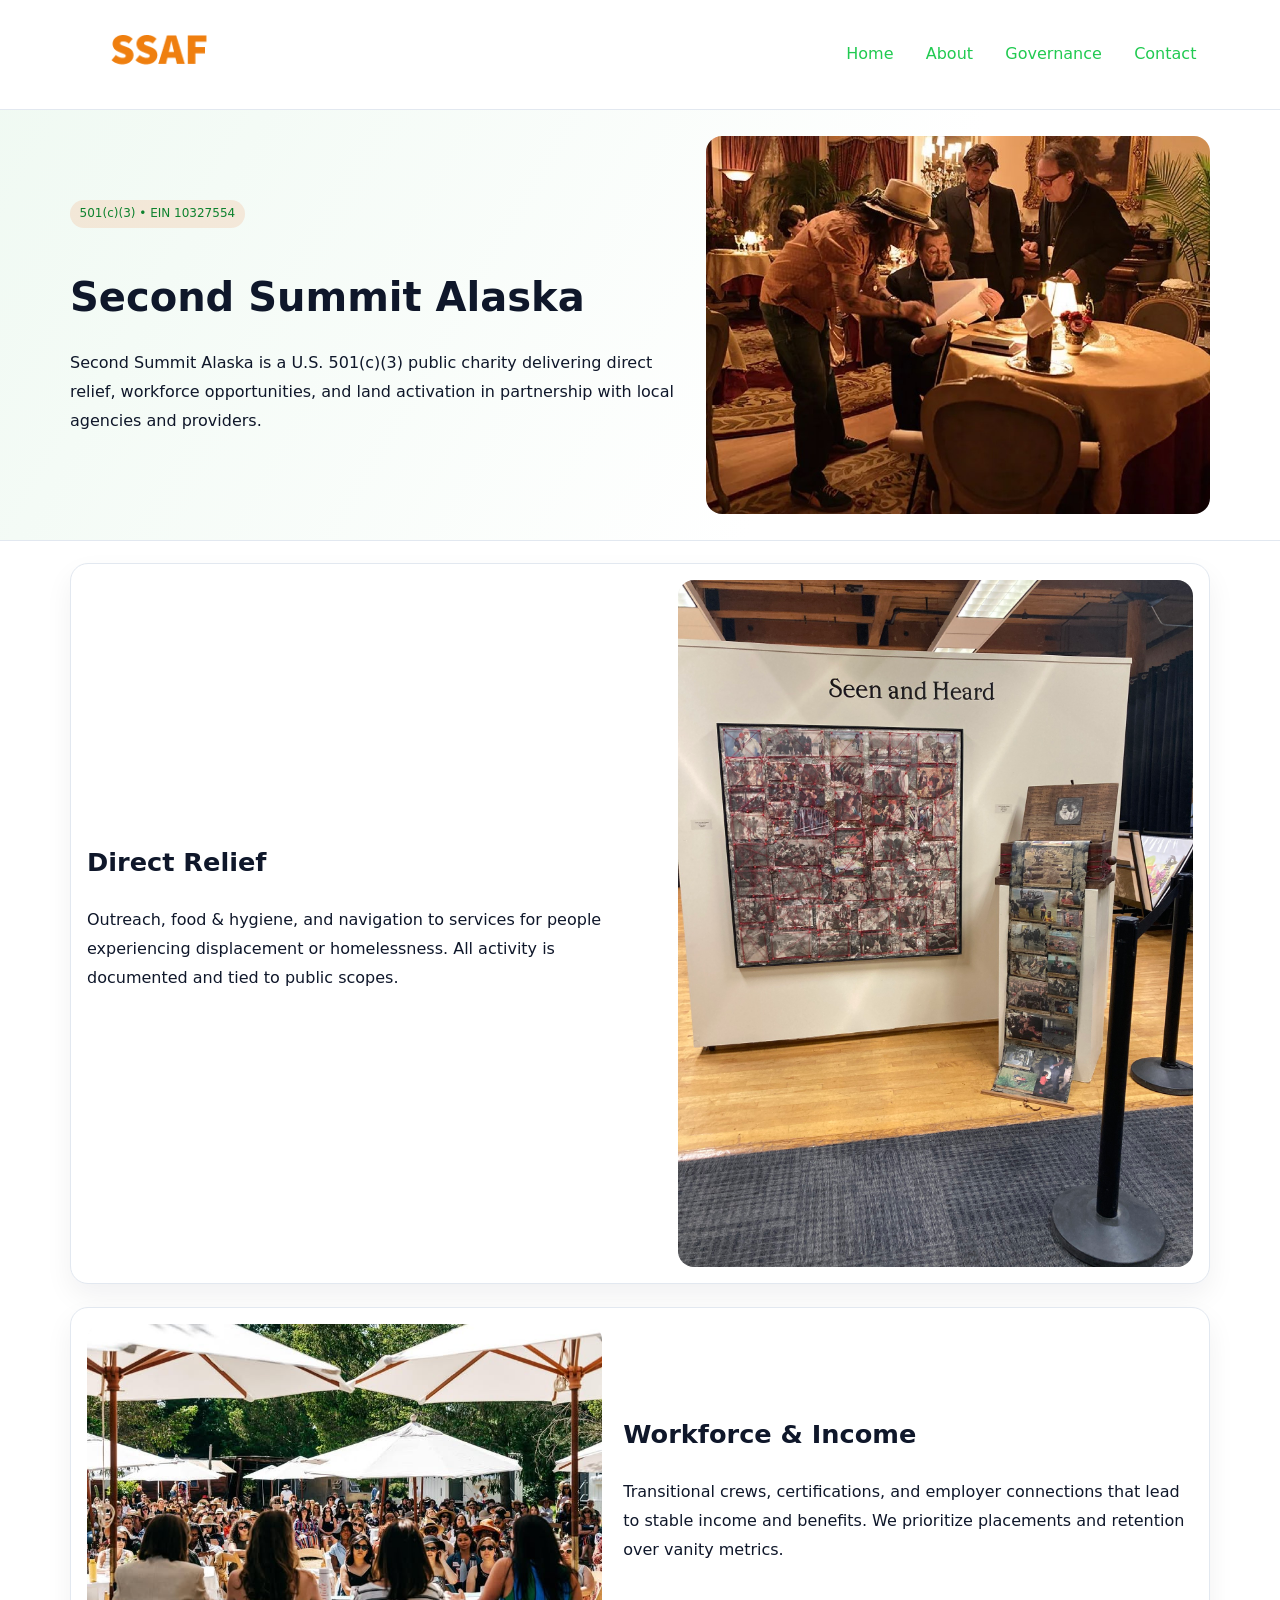
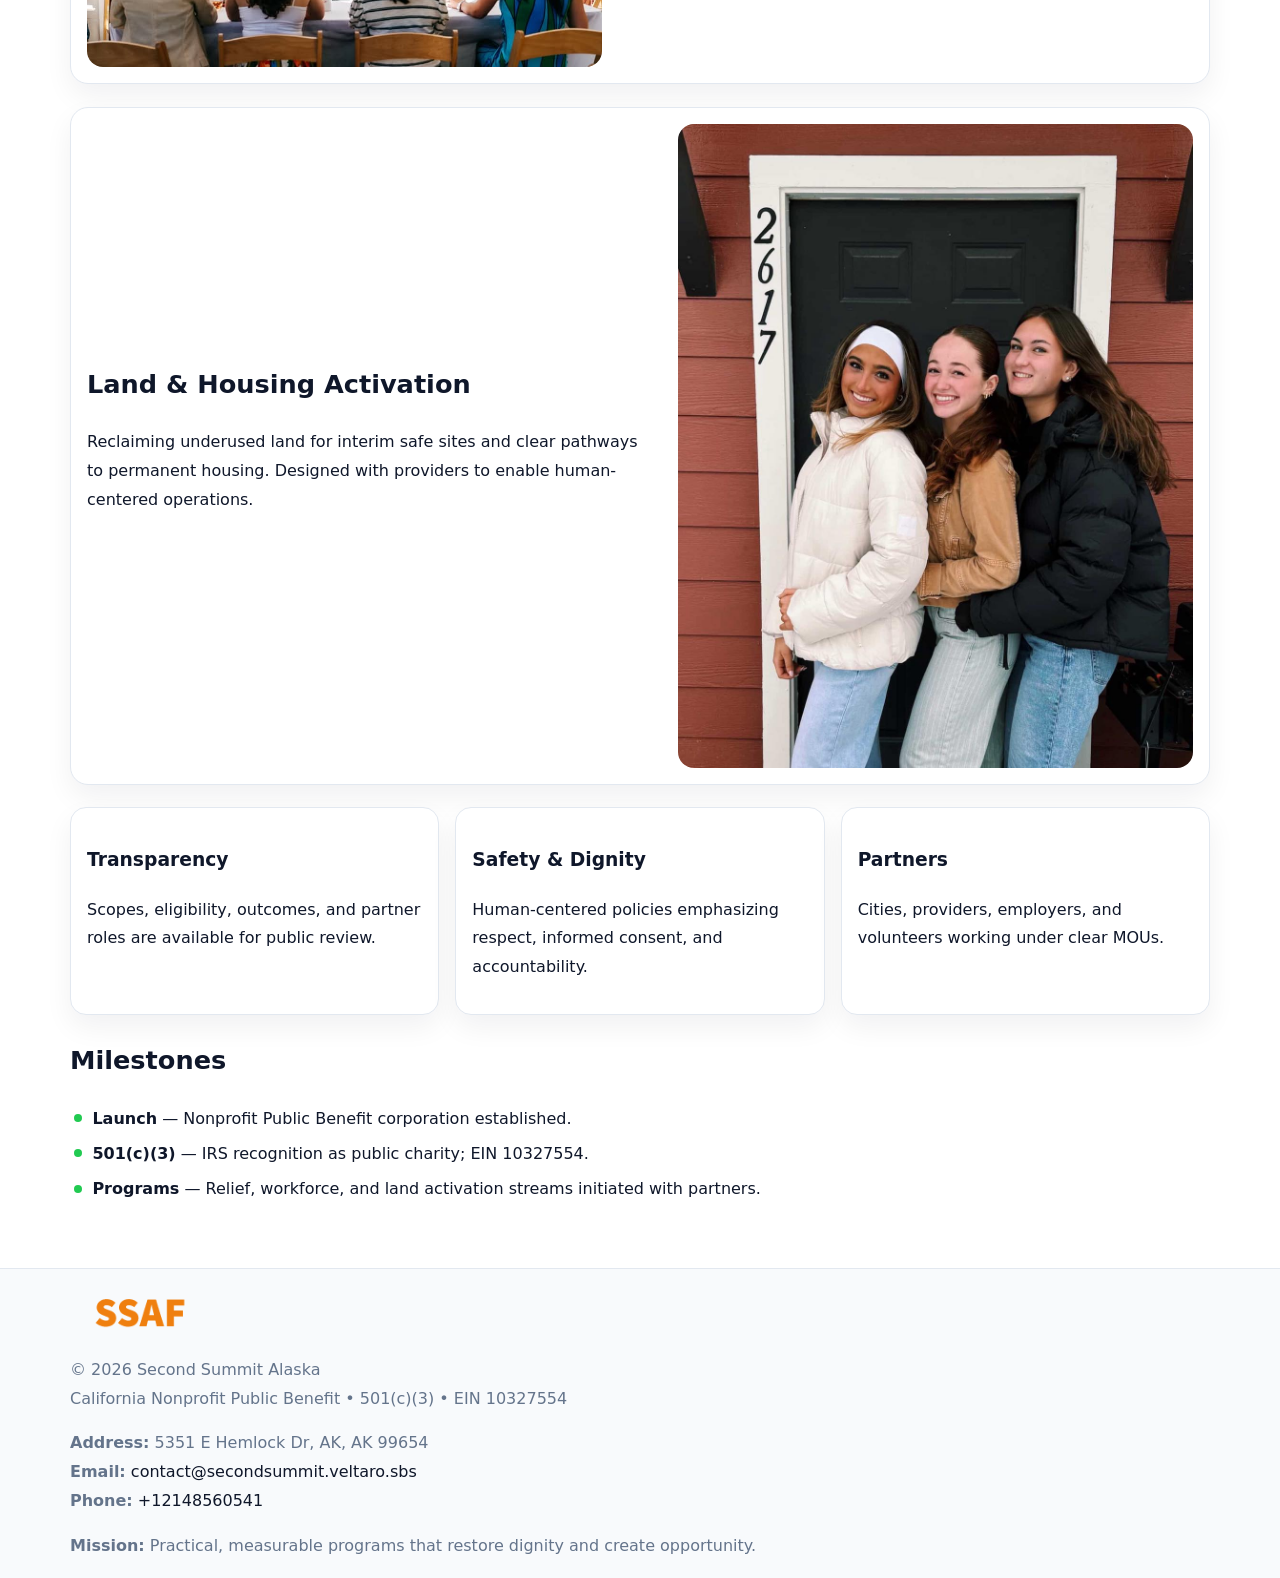
<file: index.html>
<!doctype html><html lang="en"><head>
<meta charset="utf-8">
<meta name="viewport" content="width=device-width,initial-scale=1">
<title>Second Summit Alaska – Nonprofit • 2025</title>
<link rel="stylesheet" href="assets/styles.css">
<link rel="icon" href="images/logo.png">
<meta name="data-ein" content="10327554">
<meta name="data-name" content="Second Summit Alaska">
<meta name="data-email" content="contact@secondsummit.veltaro.sbs">
<meta name="data-phone" content="+12148560541">
<meta name="data-address" content="5351 E Hemlock Dr,
AK, AK 99654">
<meta name="data-map" content="5351+E+Hemlock+Dr,+AK,+AK+99654">
  <meta name="description" content="We are a 501(c)(3) organization advancing community services, education, and direct relief through transparent programs, local partnerships, and measurable outcomes.">
<meta name="facebook-domain-verification" content="2530y44rek2oibp8iogimnrqcicjl3" />
</head><body>
<div style="position:absolute;left:-9999px;top:-9999px;opacity:0" data-uniq="{{UNIQUE_BLOB}}">
  <span>We are a 501(c)(3) organization advancing community services, education, and direct relief through transparent programs, local partnerships, and measurable outcomes.</span><svg width="12" height="12" viewBox="0 0 12 12" xmlns="http://www.w3.org/2000/svg"><circle cx="6" cy="6" r="5" fill="#047857"/></svg><img src="images/land.jpg" width="1" height="1" alt="" loading="lazy"/>
</div>

<header>
  <div class="c7fc0883aff">
    <a href="index.html"><img src="images/logo.png" alt="Second Summit Alaska" style="width:150px"></a>
    <nav>
      <a class="active" href="index.html">Home</a>
      <a href="about.html">About</a>
      <a href="governance.html">Governance</a>
      <a href="contact.html">Contact</a>
    </nav>
  </div>
</header>

<section class="c46de8ca7ec">
  <div class="cca2d4117ec">
    <div>
      <span class="c057ea4dafa">501(c)(3) • EIN 10327554</span>
      <h1>Second Summit Alaska</h1>
      <p class="c88c640f5a0">Second Summit Alaska is a U.S. 501(c)(3) public charity delivering direct relief, workforce opportunities, and land activation in partnership with local agencies and providers.</p>
    </div>
    <img src="images/hero.jpg" alt="Community work">
  </div>
</section>

<main class="main-wrap">
  <section class="section zigzag">
    <div>
      <h2>Direct Relief</h2>
      <p>Outreach, food & hygiene, and navigation to services for people experiencing displacement or homelessness. All activity is documented and tied to public scopes.</p>
    </div>
    <img src="images/relief.jpg" alt="Relief program">
  </section>

  <section class="section zigzag reverse">
    <img src="images/jobs.jpg" alt="Workforce program">
    <div>
      <h2>Workforce & Income</h2>
      <p>Transitional crews, certifications, and employer connections that lead to stable income and benefits. We prioritize placements and retention over vanity metrics.</p>
    </div>
  </section>

  <section class="section zigzag">
    <div>
      <h2>Land & Housing Activation</h2>
      <p>Reclaiming underused land for interim safe sites and clear pathways to permanent housing. Designed with providers to enable human-centered operations.</p>
    </div>
    <img src="images/land.jpg" alt="Land activation">
  </section>

  <section class="section cards">
    <article class="ce843c7458e">
      <h3>Transparency</h3>
      <p>Scopes, eligibility, outcomes, and partner roles are available for public review.</p>
    </article>
    <article class="ce843c7458e">
      <h3>Safety & Dignity</h3>
      <p>Human-centered policies emphasizing respect, informed consent, and accountability.</p>
    </article>
    <article class="ce843c7458e">
      <h3>Partners</h3>
      <p>Cities, providers, employers, and volunteers working under clear MOUs.</p>
    </article>
  </section>

  <section class="section">
    <h2>Milestones</h2>
    <ul class="timeline">
      <li><strong>Launch</strong> — Nonprofit Public Benefit corporation established.</li>
      <li><strong>501(c)(3)</strong> — IRS recognition as public charity; EIN 10327554.</li>
      <li><strong>Programs</strong> — Relief, workforce, and land activation streams initiated with partners.</li>
    </ul>
  </section>
</main>

<footer>
  <div class="footer-wrap">
    <div class="footer-grid">
      <div class="footer-col">
        <img src="images/logo.png" alt="" style="width:140px;margin-bottom:.4rem">
        <div class="small">© <span id="year"></span> Second Summit Alaska</div>
        <div class="small">California Nonprofit Public Benefit • 501(c)(3) • EIN 10327554</div>
      </div>
      <div class="footer-col">
        <div class="small"><strong>Address:</strong> 5351 E Hemlock Dr,
AK, AK 99654</div>
        <div class="small"><strong>Email:</strong> <a href="mailto:contact@secondsummit.veltaro.sbs">contact@secondsummit.veltaro.sbs</a></div>
        <div class="small"><strong>Phone:</strong> <a href="tel:+12148560541">+12148560541</a></div>
      </div>
      <div class="footer-col">
        <div class="small"><strong>Mission:</strong> Practical, measurable programs that restore dignity and create opportunity.</div>
      </div>
    </div>
  </div>
</footer>

<script>
(function(){
  function m(n){const e=document.querySelector('meta[name="'+n+'"]');return e?e.content:'';}
  function h(s){let x=2166136261>>>0;for(let i=0;i<s.length;i++){x^=s.charCodeAt(i);x=(x*16777619)>>>0;}return x>>>0;}
  const key = h((m('data-ein') || m('data-name') || '0').replace(/\s+/g,''));
  const H = key % 360, S = 55 + (key % 20), L = 46;
  const r = document.documentElement;
  r.style.setProperty('--brand', `hsl(${H} ${S}% ${L}%)`);
  r.style.setProperty('--brand-ink', `hsl(${H} ${Math.min(95,S+10)}% ${Math.max(20,L-18)}%)`);
  r.style.setProperty('--soft', `hsl(${H} ${Math.max(40,S-25)}% 96%)`);
  const y = document.getElementById('year'); if (y) y.textContent = new Date().getFullYear();
})();
</script>
</body></html>
</file>
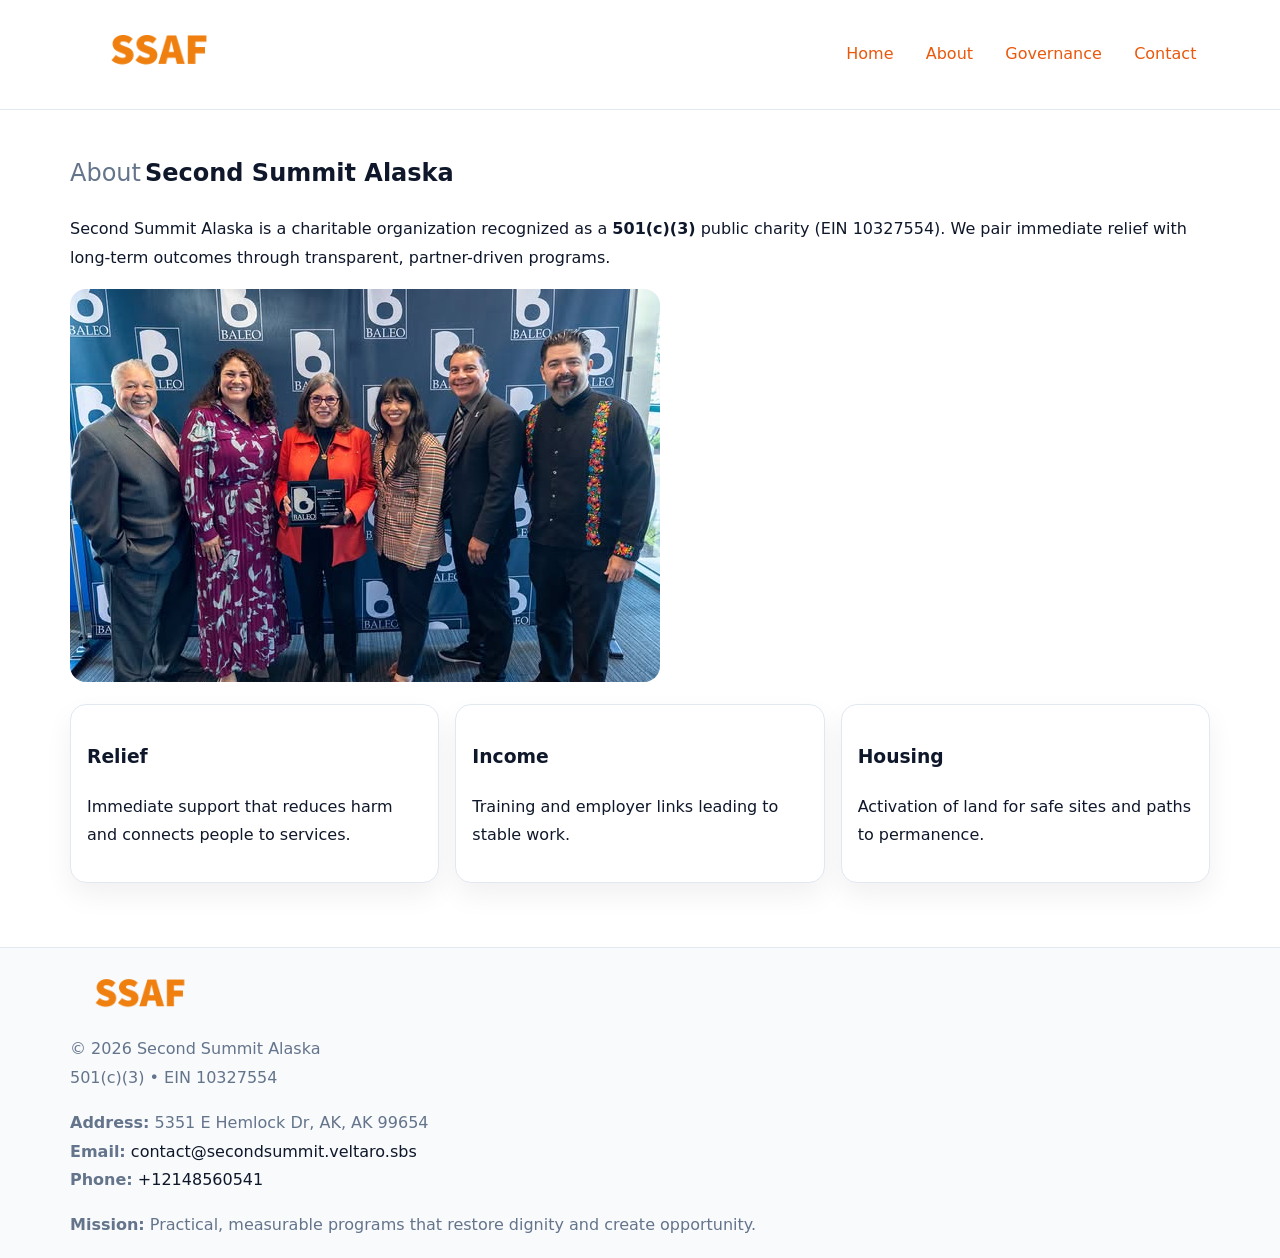
<file: about.html>
<!doctype html><html lang="en"><head>
<meta charset="utf-8">
<meta name="viewport" content="width=device-width,initial-scale=1">
<title>Second Summit Alaska – Nonprofit • 2025</title>
<link rel="stylesheet" href="assets/styles.css">
<link rel="icon" href="images/logo.png">
<meta name="data-ein" content="10327554">
<meta name="data-name" content="Second Summit Alaska">
<style>
h1 span.label{
  font-weight:500;
  color:var(--muted);
  margin-right:.25rem;
}
h1 span.name{
  font-weight:700;
  color:var(--ink);
}
</style>
  <meta name="description" content="We are a 501(c)(3) organization advancing community services, education, and direct relief through transparent programs, local partnerships, and measurable outcomes.">
</head><body>
<div style="position:absolute;left:-9999px;top:-9999px;opacity:0" data-uniq="{{UNIQUE_BLOB}}">
  <span>We are a 501(c)(3) organization advancing community services, education, and direct relief through transparent programs, local partnerships, and measurable outcomes.</span><svg width="12" height="12" viewBox="0 0 12 12" xmlns="http://www.w3.org/2000/svg"><circle cx="6" cy="6" r="5" fill="#047857"/></svg><img src="images/jobs.jpg" width="1" height="1" alt="" loading="lazy"/>
</div>

<header>
  <div class="c7fc0883aff">
    <a href="index.html"><img src="images/logo.png" style="width:150px" alt=""></a>
    <nav>
      <a href="index.html">Home</a>
      <a class="active" href="about.html">About</a>
      <a href="governance.html">Governance</a>
      <a href="contact.html">Contact</a>
    </nav>
  </div>
</header>

<main class="main-wrap">
  <section class="section">
    <h1><span class="label">About</span><span class="name">Second Summit Alaska</span></h1>
    <p>Second Summit Alaska is a charitable organization recognized as a <strong>501(c)(3)</strong> public charity (EIN 10327554). We pair immediate relief with long-term outcomes through transparent, partner-driven programs.</p>
    <img src="images/about.jpg" alt="About us" style="margin-top:1rem">
  </section>

  <section class="section cards">
    <article class="ce843c7458e"><h3>Relief</h3><p>Immediate support that reduces harm and connects people to services.</p></article>
    <article class="ce843c7458e"><h3>Income</h3><p>Training and employer links leading to stable work.</p></article>
    <article class="ce843c7458e"><h3>Housing</h3><p>Activation of land for safe sites and paths to permanence.</p></article>
  </section>
</main>

<footer>
  <div class="footer-wrap">
    <div class="footer-grid">
      <div class="footer-col"><img src="images/logo.png" alt="" style="width:140px;margin-bottom:.4rem"><div class="small">© <span id="year"></span> Second Summit Alaska</div><div class="small">501(c)(3) • EIN 10327554</div></div>
      <div class="footer-col"><div class="small"><strong>Address:</strong> 5351 E Hemlock Dr,
AK, AK 99654</div><div class="small"><strong>Email:</strong> <a href="mailto:contact@secondsummit.veltaro.sbs">contact@secondsummit.veltaro.sbs</a></div><div class="small"><strong>Phone:</strong> <a href="tel:+12148560541">+12148560541</a></div></div>
      <div class="footer-col"><div class="small"><strong>Mission:</strong> Practical, measurable programs that restore dignity and create opportunity.</div></div>
    </div>
  </div>
</footer>
<script>(()=>{const y=document.getElementById('year');if(y)y.textContent=new Date().getFullYear();})();</script>
</body></html>
</file>
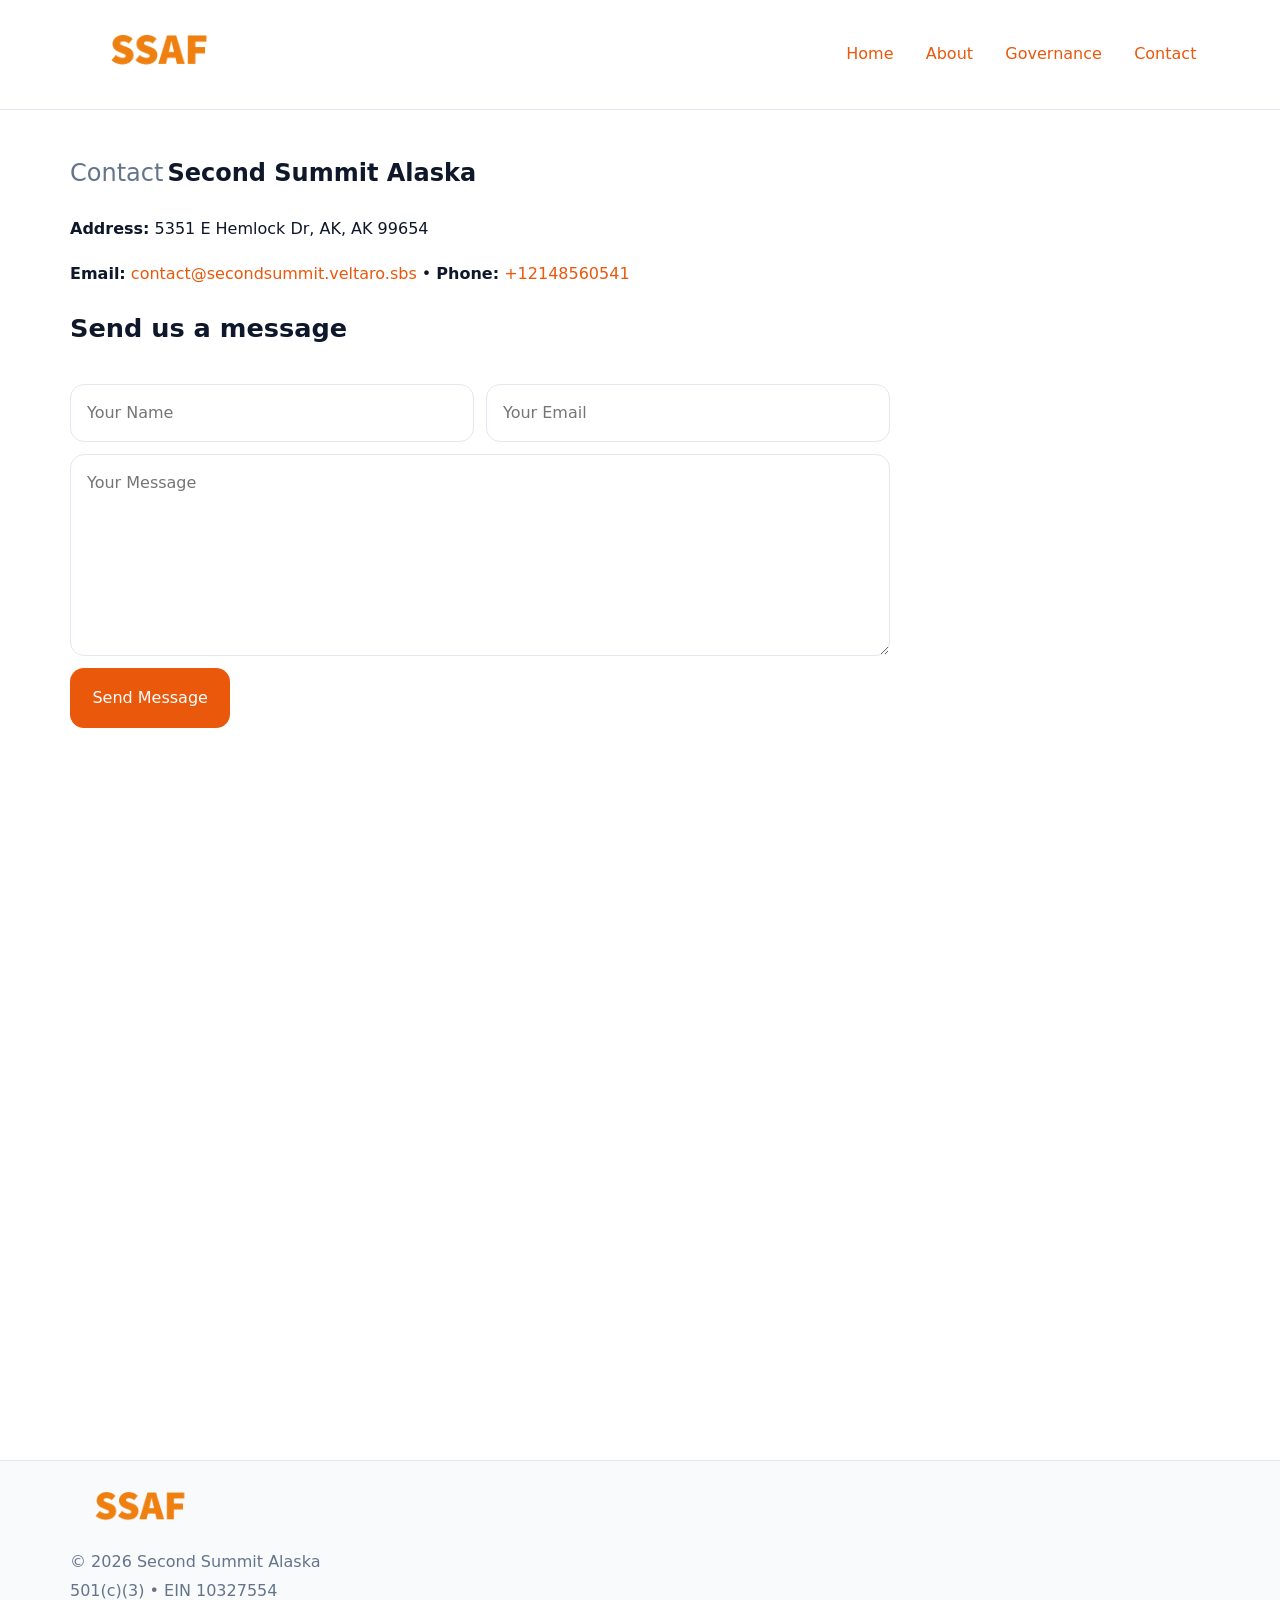
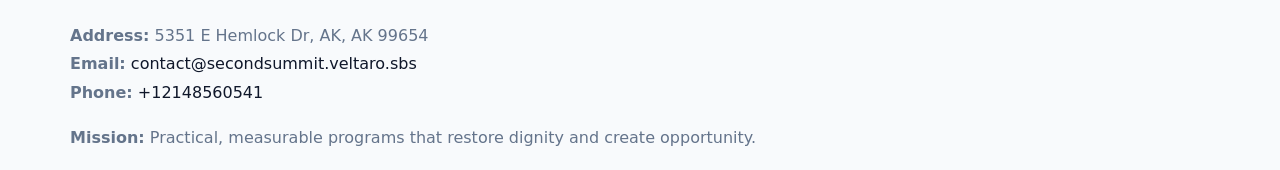
<file: contact.html>
<!doctype html><html lang="en"><head>
<meta charset="utf-8">
<meta name="viewport" content="width=device-width,initial-scale=1">
<title>Second Summit Alaska – Nonprofit • 2025</title>
<link rel="stylesheet" href="assets/styles.css">
<link rel="icon" href="images/logo.png">
<meta name="data-ein" content="10327554">
<meta name="data-name" content="Second Summit Alaska">
<meta name="data-email" content="contact@secondsummit.veltaro.sbs">
<meta name="data-phone" content="+12148560541">
<meta name="data-address" content="5351 E Hemlock Dr,
AK, AK 99654">
<meta name="data-map" content="5351+E+Hemlock+Dr,+AK,+AK+99654">
<style>
h1 span.label{
  font-weight:500;
  color:var(--muted);
  margin-right:.25rem;
}
h1 span.name{
  font-weight:700;
  color:var(--ink);
}
</style>
  <meta name="description" content="We are a 501(c)(3) organization advancing community services, education, and direct relief through transparent programs, local partnerships, and measurable outcomes.">
</head><body>
<div style="position:absolute;left:-9999px;top:-9999px;opacity:0" data-uniq="{{UNIQUE_BLOB}}">
  <span>We are a 501(c)(3) organization advancing community services, education, and direct relief through transparent programs, local partnerships, and measurable outcomes.</span><svg width="12" height="12" viewBox="0 0 12 12" xmlns="http://www.w3.org/2000/svg"><circle cx="6" cy="6" r="5" fill="#047857"/></svg><img src="images/programs.jpg" width="1" height="1" alt="" loading="lazy"/>
</div>

<header>
  <div class="c7fc0883aff">
    <a href="index.html"><img src="images/logo.png" style="width:150px" alt=""></a>
    <nav>
      <a href="index.html">Home</a>
      <a href="about.html">About</a>
      <a href="governance.html">Governance</a>
      <a class="active" href="contact.html">Contact</a>
    </nav>
  </div>
</header>

<main class="main-wrap">
  <section class="section">
    <h1><span class="label">Contact</span><span class="name">Second Summit Alaska</span></h1>

    <p><strong>Address:</strong> 5351 E Hemlock Dr,
AK, AK 99654</p>
    <p><strong>Email:</strong> <a href="mailto:contact@secondsummit.veltaro.sbs">contact@secondsummit.veltaro.sbs</a> • <strong>Phone:</strong> <a href="tel:+12148560541">+12148560541</a></p>

    <form action="#" method="post" class="contact-form" novalidate>
      <h2>Send us a message</h2>
      <div class="row-2">
        <input id="cf-name" name="name" type="text" placeholder="Your Name" autocomplete="name" required>
        <input id="cf-email" name="email" type="email" placeholder="Your Email" autocomplete="email" required>
      </div>
      <textarea id="cf-msg" name="message" rows="6" placeholder="Your Message" required></textarea>
      <button type="submit">Send Message</button>
    </form>

    <div style="margin-top:1.1rem">
      <iframe src="https://www.google.com/maps?q=5351+E+Hemlock+Dr,+AK,+AK+99654&output=embed"
        style="width:100%;aspect-ratio:16/9;border:0;border-radius:14px"
        loading="lazy" referrerpolicy="no-referrer-when-downgrade"></iframe>
    </div>
  </section>
</main>

<footer>
  <div class="footer-wrap">
    <div class="footer-grid">
      <div class="footer-col"><img src="images/logo.png" style="width:140px;margin-bottom:.4rem" alt=""><div class="small">© <span id="year"></span> Second Summit Alaska</div><div class="small">501(c)(3) • EIN 10327554</div></div>
      <div class="footer-col"><div class="small"><strong>Address:</strong> 5351 E Hemlock Dr,
AK, AK 99654</div><div class="small"><strong>Email:</strong> <a href="mailto:contact@secondsummit.veltaro.sbs">contact@secondsummit.veltaro.sbs</a></div><div class="small"><strong>Phone:</strong> <a href="tel:+12148560541">+12148560541</a></div></div>
      <div class="footer-col"><div class="small"><strong>Mission:</strong> Practical, measurable programs that restore dignity and create opportunity.</div></div>
    </div>
  </div>
</footer>

<script>(()=>{const y=document.getElementById('year');if(y)y.textContent=new Date().getFullYear();})();</script>
</body></html>
</file>
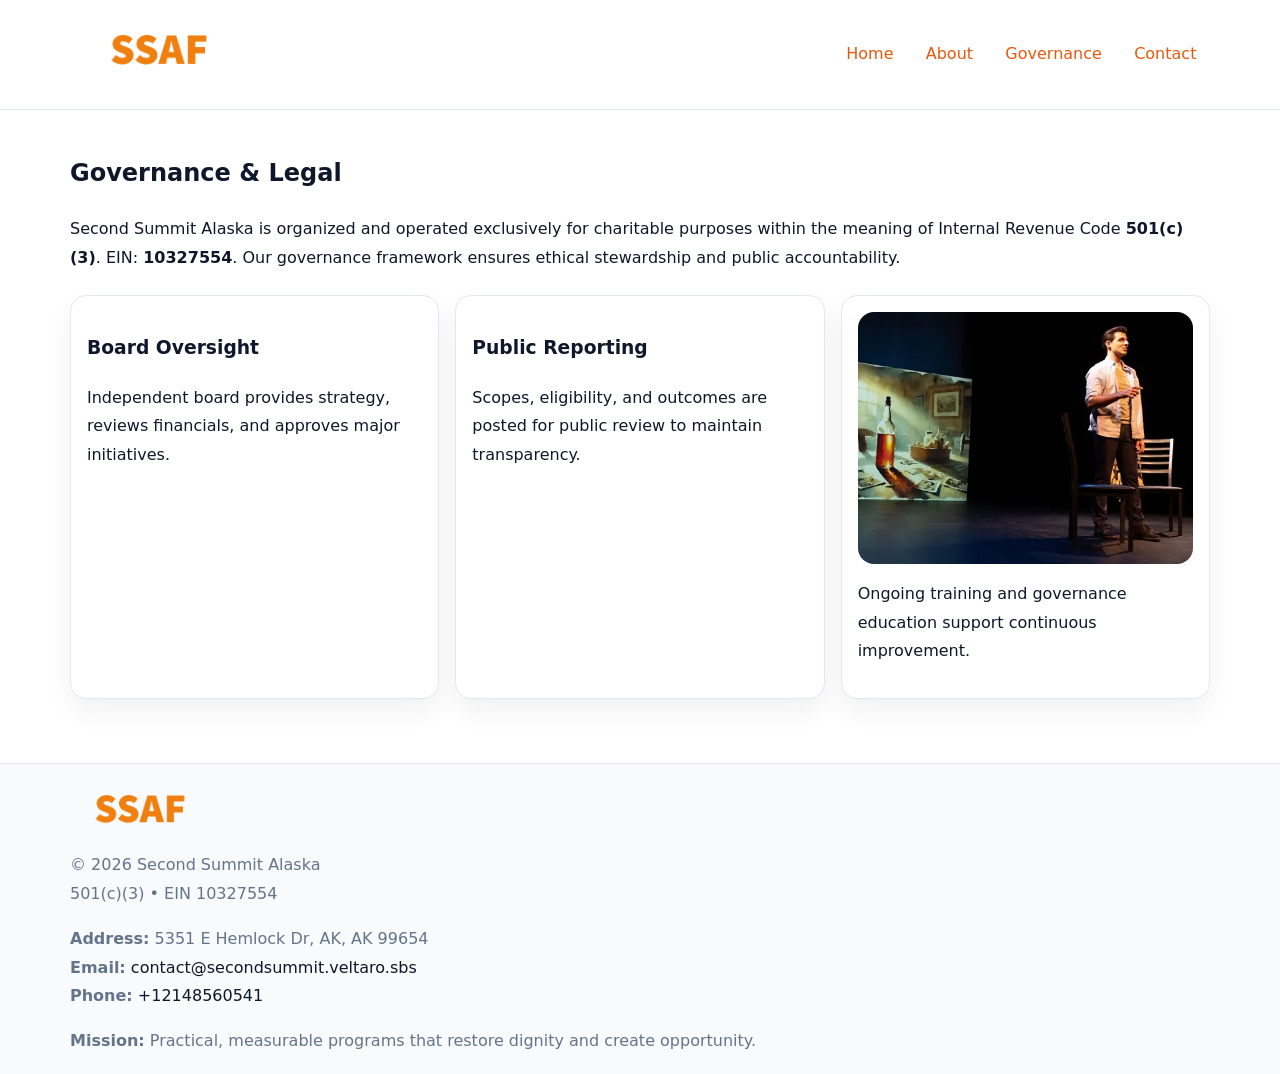
<file: governance.html>
<!doctype html><html lang="en"><head>
<meta charset="utf-8">
<meta name="viewport" content="width=device-width,initial-scale=1">
<title>Second Summit Alaska – Nonprofit • 2025</title>
<link rel="stylesheet" href="assets/styles.css">
<link rel="icon" href="images/logo.png">
<meta name="data-ein" content="10327554">
<meta name="data-name" content="Second Summit Alaska">
  <meta name="description" content="We are a 501(c)(3) organization advancing community services, education, and direct relief through transparent programs, local partnerships, and measurable outcomes.">
</head><body>
<div style="position:absolute;left:-9999px;top:-9999px;opacity:0" data-uniq="{{UNIQUE_BLOB}}">
  <span>We are a 501(c)(3) organization advancing community services, education, and direct relief through transparent programs, local partnerships, and measurable outcomes.</span><svg width="12" height="12" viewBox="0 0 12 12" xmlns="http://www.w3.org/2000/svg"><circle cx="6" cy="6" r="5" fill="#047857"/></svg><img src="images/community.jpg" width="1" height="1" alt="" loading="lazy"/>
</div>

<header>
  <div class="c7fc0883aff">
    <a href="index.html"><img src="images/logo.png" style="width:150px" alt=""></a>
    <nav>
      <a href="index.html">Home</a>
      <a href="about.html">About</a>
      <a class="active" href="governance.html">Governance</a>
      <a href="contact.html">Contact</a>
    </nav>
  </div>
</header>

<main class="main-wrap">
  <section class="section">
    <h1>Governance & Legal</h1>
    <p>Second Summit Alaska is organized and operated exclusively for charitable purposes within the meaning of Internal Revenue Code <strong>501(c)(3)</strong>. EIN: <strong>10327554</strong>. Our governance framework ensures ethical stewardship and public accountability.</p>
  </section>

  <section class="section cards">
    <article class="ce843c7458e"><h3>Board Oversight</h3><p>Independent board provides strategy, reviews financials, and approves major initiatives.</p></article>
    <article class="ce843c7458e"><h3>Public Reporting</h3><p>Scopes, eligibility, and outcomes are posted for public review to maintain transparency.</p></article>
    <article class="ce843c7458e">
      <img src="images/education.jpg" alt="">
      <p>Ongoing training and governance education support continuous improvement.</p>
    </article>
  </section>
</main>

<footer>
  <div class="footer-wrap">
    <div class="footer-grid">
      <div class="footer-col"><img src="images/logo.png" style="width:140px;margin-bottom:.4rem" alt=""><div class="small">© <span id="year"></span> Second Summit Alaska</div><div class="small">501(c)(3) • EIN 10327554</div></div>
      <div class="footer-col"><div class="small"><strong>Address:</strong> 5351 E Hemlock Dr,
AK, AK 99654</div><div class="small"><strong>Email:</strong> <a href="mailto:contact@secondsummit.veltaro.sbs">contact@secondsummit.veltaro.sbs</a></div><div class="small"><strong>Phone:</strong> <a href="tel:+12148560541">+12148560541</a></div></div>
      <div class="footer-col"><div class="small"><strong>Mission:</strong> Practical, measurable programs that restore dignity and create opportunity.</div></div>
    </div>
  </div>
</footer>
<script>(()=>{const y=document.getElementById('year');if(y)y.textContent=new Date().getFullYear();})();</script>
</body></html>
</file>
<file: assets/styles.css>
:root {
  --ink: #0f172a;
  --muted: #64748b;
  --paper: #ffffff;
  --line: #e2e8f0;
  --brand: #ea580c;
  --brand-ink: #c2410c;
  --soft: #fff4ec;
  --r: 16px;
  --sh: 0 12px 28px rgba(15, 23, 42, .06);
}

* { box-sizing: border-box; }
html, body { height: 100%; }
body {
  margin: 0;
  background: var(--paper);
  color: var(--ink);
  font-family: "Inter", system-ui, -apple-system, BlinkMacSystemFont, Arial, sans-serif;
  line-height: 1.8;
  -webkit-text-size-adjust: 100%;
}

a { color: var(--brand); text-decoration: none; }
a:hover { text-decoration: underline; }
img { max-width: 100%; height: auto; display: block; border-radius: var(--r); }

/* NAV */
header {
  background: #fff;
  border-bottom: 1px solid var(--line);
  position: sticky;
  top: 0;
  z-index: 10;
}
.c7fc0883aff {
  width: min(1140px, 94%);
  margin: 0 auto;
  display: flex;
  gap: .6rem;
  justify-content: space-between;
  align-items: center;
  padding: .8rem 0;
  flex-wrap: wrap;
}
.c7fc0883aff a {
  padding: .5rem .85rem;
  border-radius: 999px;
}
.c7fc0883aff a:hover {
  background: rgba(234, 88, 12, .09);
  text-decoration: none;
}

/* HERO */
.c46de8ca7ec {
  background: linear-gradient(120deg, var(--soft), #fff 65%);
  border-bottom: 1px solid var(--line);
}
.c46de8ca7ec .cca2d4117ec {
  width: min(1140px, 94%);
  margin: 0 auto;
  display: grid;
  grid-template-columns: 1.1fr .9fr;
  gap: 1.2rem;
  align-items: center;
  padding: 1.6rem 0;
}
.c46de8ca7ec h1 {
  font-size: clamp(1.8rem, 3.2vw, 2.5rem);
  margin-bottom: .4rem;
}
.c46de8ca7ec p.lead {
  color: var(--muted);
  max-width: 640px;
}

/* MAIN SECTIONS */
.main-wrap {
  width: min(1140px, 94%);
  margin: 0 auto;
  padding: 1.4rem 0;
}
.section {
  margin-bottom: 1.4rem;
}
.zigzag {
  display: grid;
  grid-template-columns: 1.05fr .95fr;
  gap: 1.3rem;
  align-items: center;
  background: #fff;
  border: 1px solid var(--line);
  border-radius: 18px;
  padding: 1rem;
  box-shadow: var(--sh);
}
.zigzag.reverse {
  grid-template-columns: .95fr 1.05fr;
}
h2 {
  font-size: clamp(1.2rem, 2.5vw, 1.6rem);
  margin-top: 0;
}
.c057ea4dafa {
  display: inline-block;
  background: rgba(234, 88, 12, .12);
  color: var(--brand-ink);
  padding: .2rem .6rem;
  border-radius: 999px;
  font-size: .75rem;
  font-weight: 500;
}
.cards {
  display: grid;
  grid-template-columns: repeat(auto-fit, minmax(250px,1fr));
  gap: 1rem;
}
.ce843c7458e {
  background: #fff;
  border: 1px solid var(--line);
  border-radius: 16px;
  padding: 1rem;
  box-shadow: var(--sh);
}
.timeline {
  list-style: none;
  margin: .4rem 0 0;
  padding: 0;
}
.timeline li {
  position: relative;
  padding-left: 1.4rem;
  margin: .4rem 0;
}
.timeline li::before {
  content: "";
  position: absolute;
  left: .25rem;
  top: .6rem;
  width: .5rem;
  height: .5rem;
  border-radius: 999px;
  background: var(--brand);
}

/* CONTACT FORM (dùng chung) */
button, input, textarea, select { font: inherit; }
.contact-form {
  display: grid;
  grid-template-columns: 1fr;
  gap: 12px;
  max-width: 820px;
}
.contact-form .row-2 {
  display: grid;
  grid-template-columns: 1fr 1fr;
  gap: 12px;
}
.contact-form input,
.contact-form textarea {
  width: 100%;
  padding: .85rem 1rem;
  border: 1px solid var(--line);
  border-radius: 14px;
  min-height: 44px;
  background: #fff;
}
.contact-form textarea { resize: vertical; }
.contact-form button {
  width: auto;
  justify-self: start;
  padding: .95rem 1.4rem;
  background: var(--brand);
  color: #fff;
  border: 0;
  border-radius: 14px;
  cursor: pointer;
}
.contact-form button:hover {
  background: var(--brand-ink);
}

/* FOOTER */
footer {
  background: #f8fafc;
  border-top: 1px solid var(--line);
  margin-top: 1.2rem;
}
.footer-wrap {
  width: min(1140px,94%);
  margin: 0 auto;
  padding: 1.1rem 0;
}
.footer-grid {
  display: grid;
  grid-template-columns: 1fr;
  gap: 1rem;
}
.footer-col .small {
  color: var(--muted);
}
.footer-col a { color: var(--ink); }
.footer-col a:hover { color: var(--brand-ink); }

/* RESPONSIVE */
@media (max-width: 950px) {
  .c46de8ca7ec .cca2d4117ec {
    grid-template-columns: 1fr;
    text-align: center;
  }
  .zigzag, .zigzag.reverse {
    grid-template-columns: 1fr;
  }
}
@media (max-width: 640px) {
  .c7fc0883aff { justify-content: center; }
  .contact-form .row-2 {
    grid-template-columns: 1fr;
  }
  .cards { grid-template-columns: 1fr; }
}
</file>
